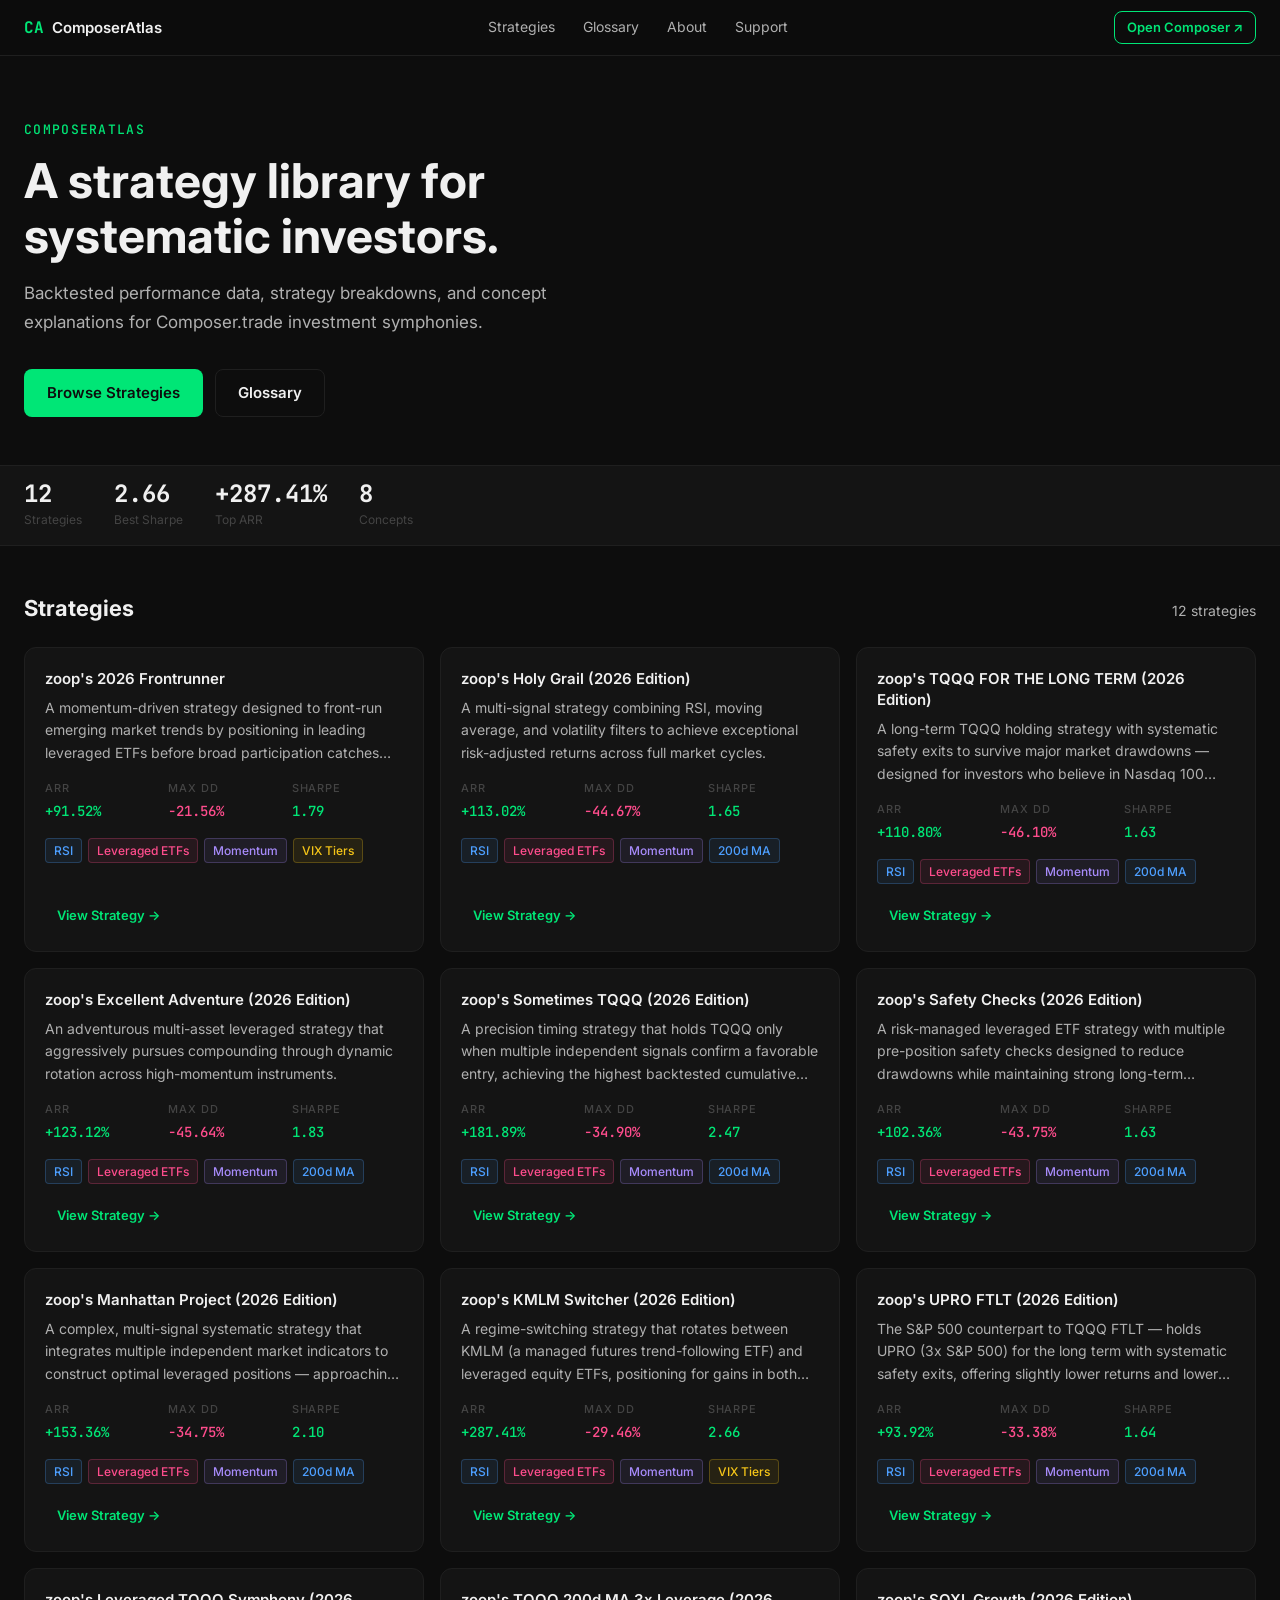
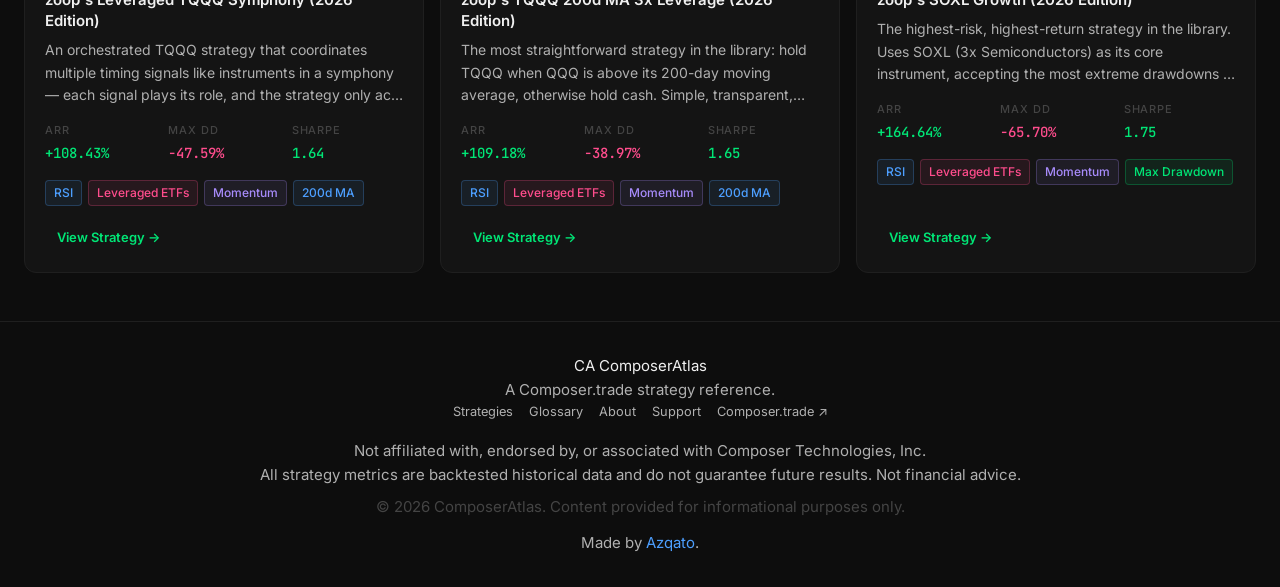
<file: index.html>
<!doctype html>
<html lang="en">
<head>
  <meta charset="UTF-8">
  <meta name="viewport" content="width=device-width, initial-scale=1.0">
  <meta name="description" content="A curated strategy library and education hub for Composer.trade systematic investing strategies.">
  <title>ComposerAtlas — Systematic Strategy Library</title>
  <link rel="icon" href="favicon.svg" type="image/svg+xml">
  <link rel="stylesheet" href="css/main.css">
</head>
<body>
  <nav class="nav" id="nav-root"></nav>

  <div class="page">
    <!-- Hero -->
    <section class="hero">
      <div class="container">
        <p class="hero-eyebrow">ComposerAtlas</p>
        <h1 class="hero-title">A strategy library for systematic investors.</h1>
        <p class="hero-desc">Backtested performance data, strategy breakdowns, and concept explanations for Composer.trade investment symphonies.</p>
        <div class="hero-actions">
          <a href="#strategies" class="btn btn-green btn-lg">Browse Strategies</a>
          <a id="hero-glossary-link" href="#" class="btn btn-outline btn-lg">Glossary</a>
        </div>
      </div>
    </section>

    <!-- Stats bar -->
    <section class="stats-bar">
      <div class="container">
        <div class="stats-inner" id="stats-inner">
          <div>
            <p class="stat-value" id="stat-count">—</p>
            <p class="stat-label">Strategies</p>
          </div>
          <div>
            <p class="stat-value" id="stat-sharpe">—</p>
            <p class="stat-label">Best Sharpe</p>
          </div>
          <div>
            <p class="stat-value" id="stat-arr">—</p>
            <p class="stat-label">Top ARR</p>
          </div>
          <div>
            <p class="stat-value" id="stat-concepts">—</p>
            <p class="stat-label">Concepts</p>
          </div>
        </div>
      </div>
    </section>

    <!-- Strategy grid -->
    <section id="strategies" style="padding: 48px 0">
      <div class="container">
        <div class="section-header">
          <h2>Strategies</h2>
          <span class="section-count" id="strategy-count"></span>
        </div>
        <div class="grid-3" id="strategy-grid">
          <div class="loading"><div class="spinner"></div></div>
        </div>
      </div>
    </section>
  </div>

  <footer id="footer-root"></footer>

  <script src="data/strategies.js"></script>
  <script src="data/glossary.js"></script>
  <script src="js/app.js"></script>
  <script>
    (async function () {
      document.getElementById('hero-glossary-link').href = u('/glossary/');

      const strategies = await loadStrategies();

      // Stats
      document.getElementById('stat-count').textContent = strategies.length;
      document.getElementById('stat-sharpe').textContent = Math.max(...strategies.map(s => s.sharpe_ratio)).toFixed(2);
      document.getElementById('stat-arr').textContent = formatPct(Math.max(...strategies.map(s => s.annualized_rate_of_return)));
      document.getElementById('stat-concepts').textContent = '8';

      // Strategy grid
      const grid = document.getElementById('strategy-grid');
      grid.innerHTML = strategies.map(renderStrategyCard).join('');
      document.getElementById('strategy-count').textContent = `${strategies.length} strategies`;
    })().catch(err => {
      document.getElementById('strategy-grid').innerHTML = `
        <div class="error-state" style="grid-column:1/-1">
          <h2>Could not load strategies</h2>
          <p>${err.message}</p>
        </div>`;
    });
  </script>
</body>
</html>
</file>
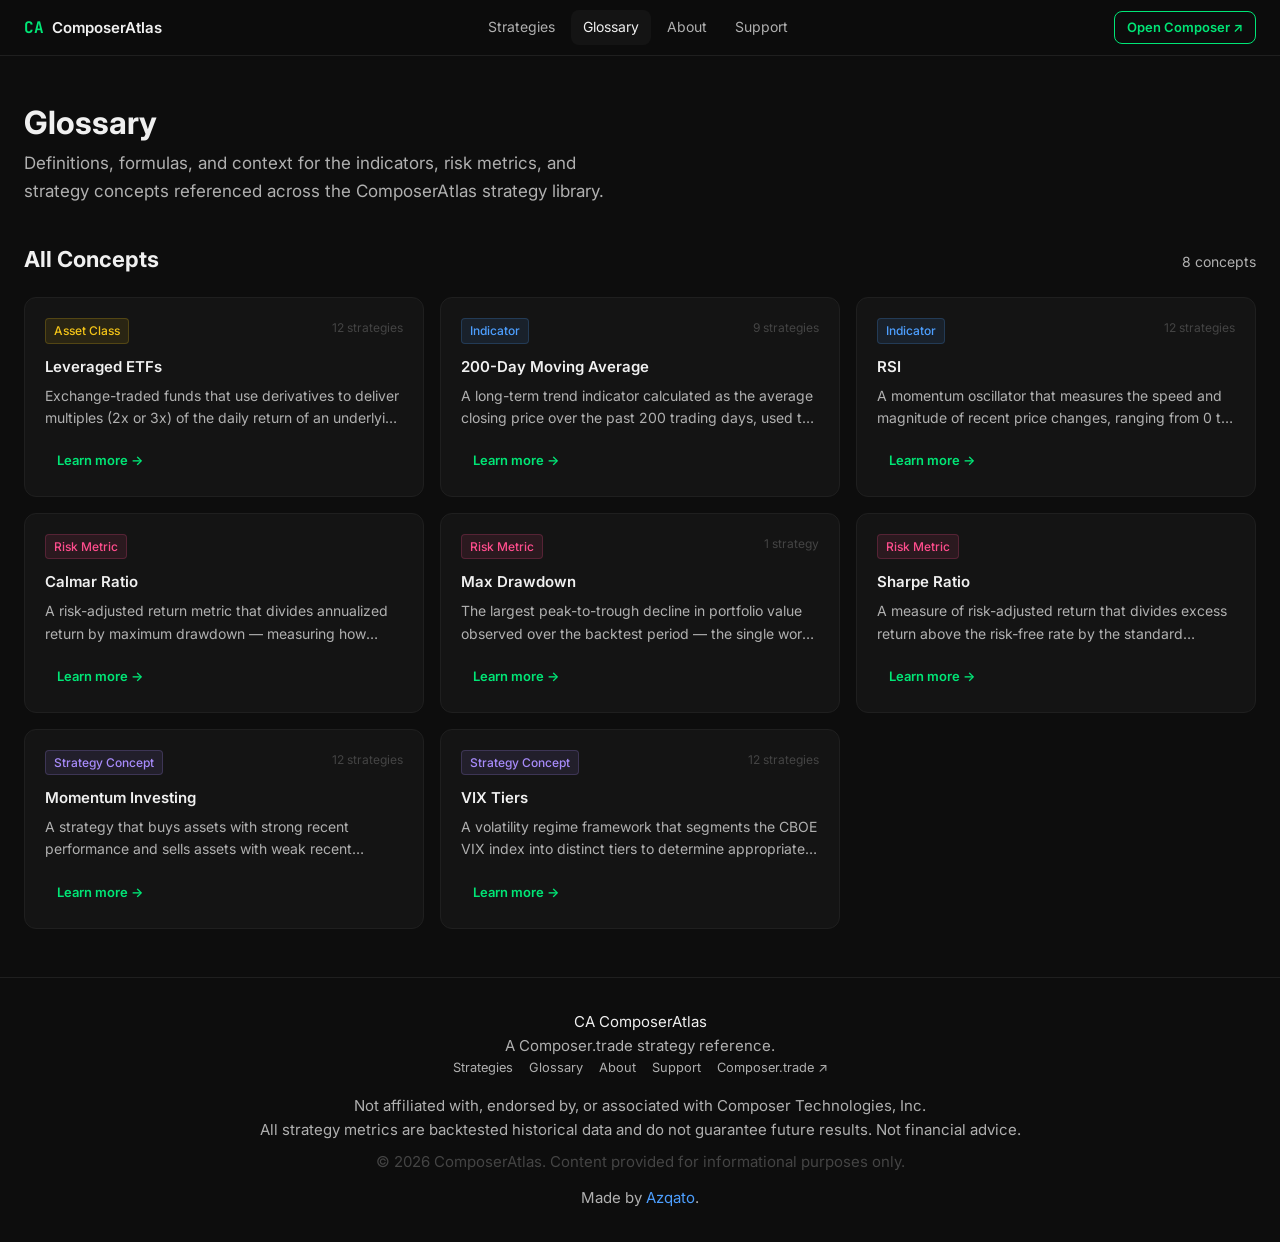
<file: glossary/index.html>
<!doctype html>
<html lang="en">
<head>
  <meta charset="UTF-8">
  <meta name="viewport" content="width=device-width, initial-scale=1.0">
  <meta name="description" content="Definitions and explanations for indicators, risk metrics, and strategy concepts used in systematic investing with Composer.trade.">
  <title>Glossary — ComposerAtlas</title>
  <link rel="icon" href="../favicon.svg" type="image/svg+xml">
  <link rel="stylesheet" href="../css/main.css">
</head>
<body>
  <nav class="nav" id="nav-root"></nav>

  <div class="page">
    <div class="container py-12">
      <div style="max-width:600px;margin-bottom:40px">
        <h1 style="color:var(--color-primary);margin-bottom:8px">Glossary</h1>
        <p style="color:var(--color-secondary);font-size:1.0625rem">
          Definitions, formulas, and context for the indicators, risk metrics, and strategy
          concepts referenced across the ComposerAtlas strategy library.
        </p>
      </div>

      <div class="section-header">
        <h2 style="color:var(--color-primary)">All Concepts</h2>
        <span class="section-count" id="concept-count"></span>
      </div>

      <div class="grid-3" id="glossary-grid">
        <div class="loading"><div class="spinner"></div></div>
      </div>
    </div>
  </div>

  <footer id="footer-root"></footer>

  <script src="../data/strategies.js"></script>
  <script src="../data/glossary.js"></script>
  <script src="../js/app.js"></script>
  <script>
    (async function () {
      const [glossary, strategies] = await Promise.all([loadGlossary(), loadStrategies()]);

      // Sort by category, then name
      const sorted = [...glossary].sort((a, b) => {
        if (a.category !== b.category) return a.category.localeCompare(b.category);
        return a.name.localeCompare(b.name);
      });

      function strategyCount(concept) {
        return strategies.filter(s =>
          s.tags && s.tags.some(t => concept.related_tags.includes(t))
        ).length;
      }

      const grid = document.getElementById('glossary-grid');
      grid.innerHTML = sorted.map(c => renderConceptCard(c, strategyCount(c))).join('');
      document.getElementById('concept-count').textContent = `${glossary.length} concepts`;
    })().catch(err => {
      document.getElementById('glossary-grid').innerHTML = `
        <div class="error-state" style="grid-column:1/-1">
          <h2>Could not load glossary</h2>
          <p>${err.message}</p>
        </div>`;
    });
  </script>
</body>
</html>
</file>
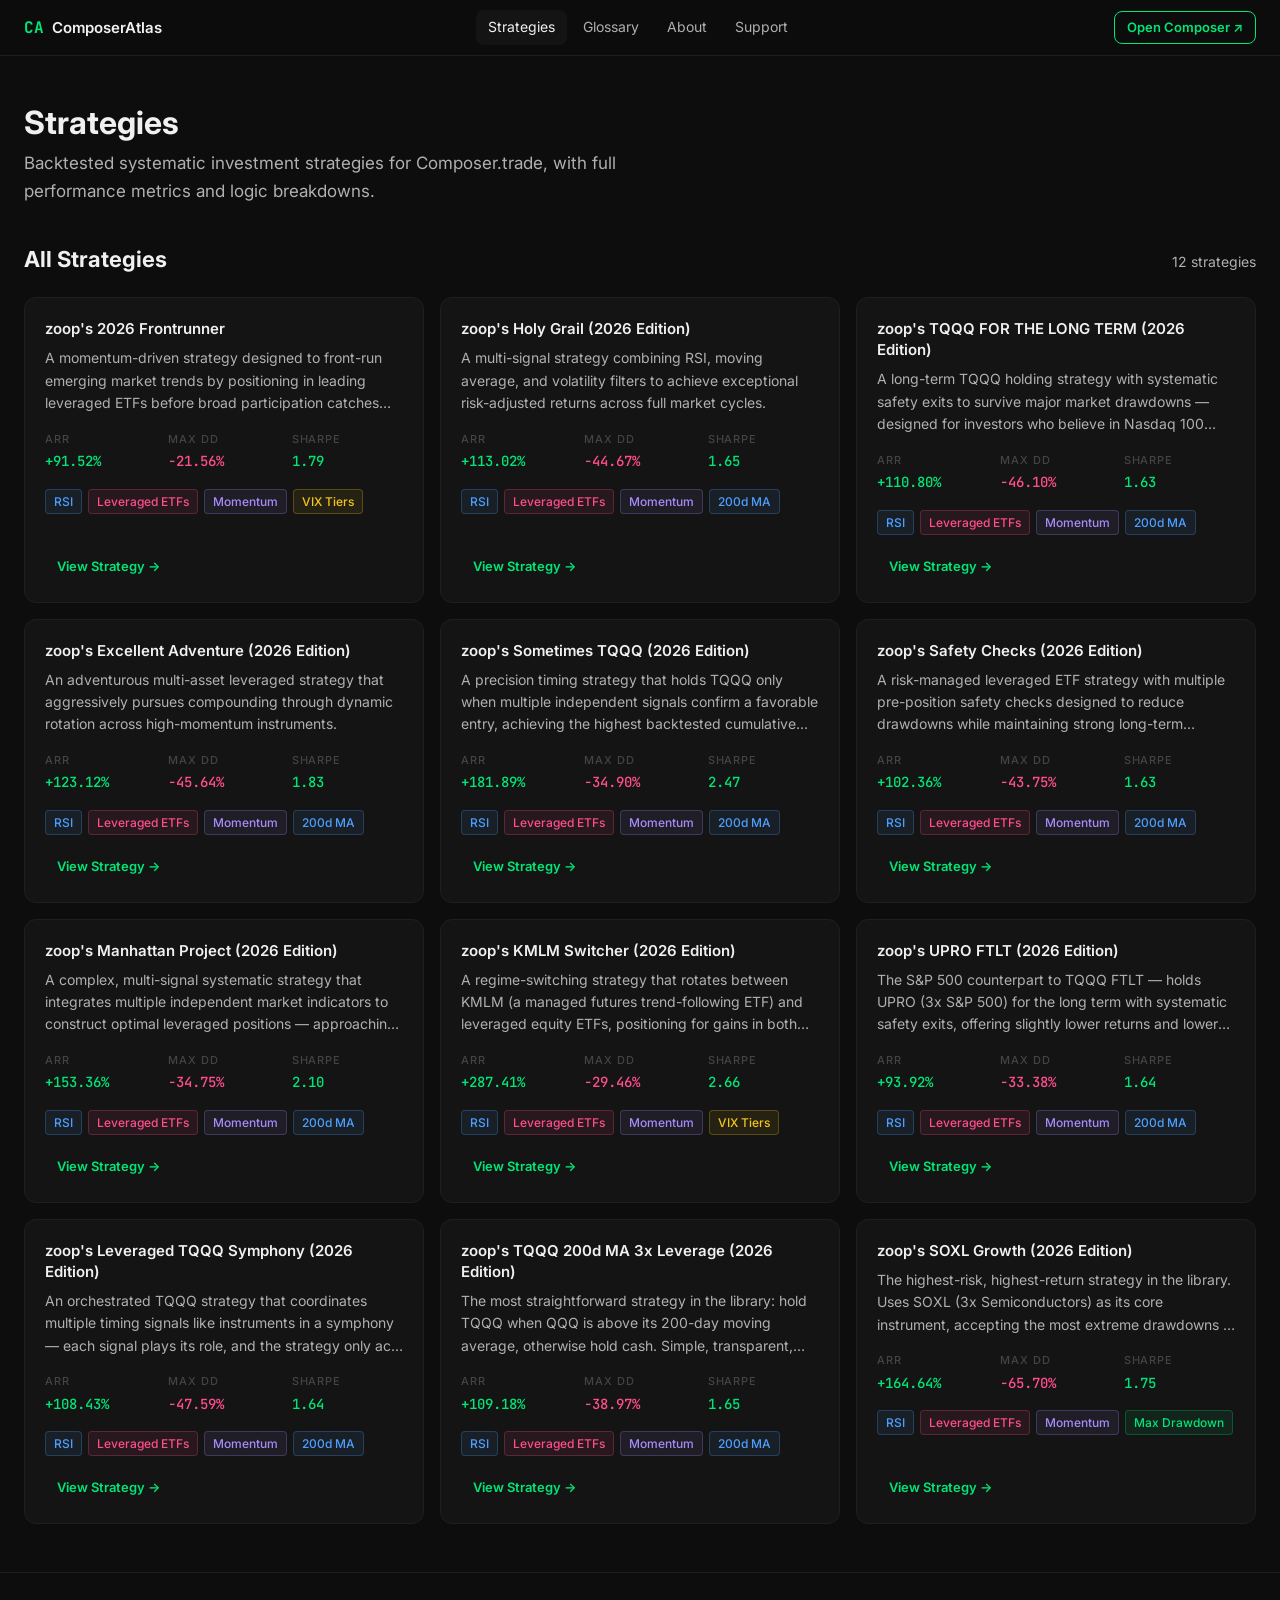
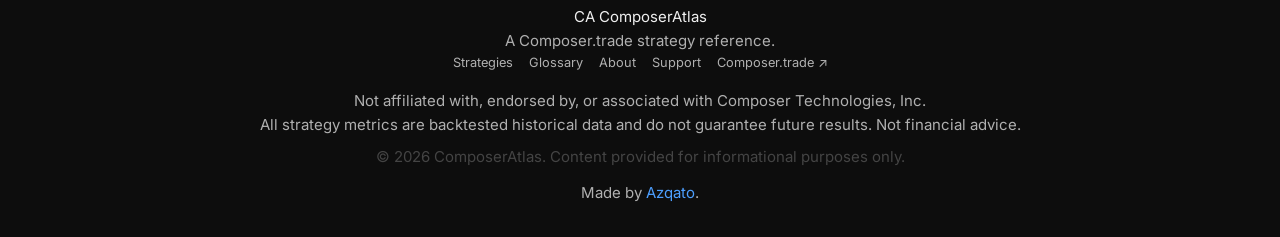
<file: strategies/index.html>
<!doctype html>
<html lang="en">
<head>
  <meta charset="UTF-8">
  <meta name="viewport" content="width=device-width, initial-scale=1.0">
  <meta name="description" content="Browse all 12 Composer.trade strategies with backtested metrics, risk profiles, and logic breakdowns.">
  <title>Strategies — ComposerAtlas</title>
  <link rel="icon" href="../favicon.svg" type="image/svg+xml">
  <link rel="stylesheet" href="../css/main.css">
</head>
<body>
  <nav class="nav" id="nav-root"></nav>

  <div class="page">
    <div class="container py-12">
      <div style="max-width:600px;margin-bottom:40px">
        <h1 style="color:var(--color-primary);margin-bottom:8px">Strategies</h1>
        <p style="color:var(--color-secondary);font-size:1.0625rem">
          Backtested systematic investment strategies for Composer.trade,
          with full performance metrics and logic breakdowns.
        </p>
      </div>

      <div class="section-header">
        <h2 style="color:var(--color-primary)">All Strategies</h2>
        <span class="section-count" id="strategy-count"></span>
      </div>

      <div class="grid-3" id="strategy-grid">
        <div class="loading"><div class="spinner"></div></div>
      </div>
    </div>
  </div>

  <footer id="footer-root"></footer>

  <script src="../data/strategies.js"></script>
  <script src="../data/glossary.js"></script>
  <script src="../js/app.js"></script>
  <script>
    (async function () {
      const strategies = await loadStrategies();
      const grid = document.getElementById('strategy-grid');
      grid.innerHTML = strategies.map(renderStrategyCard).join('');
      document.getElementById('strategy-count').textContent = `${strategies.length} strategies`;
    })().catch(err => {
      document.getElementById('strategy-grid').innerHTML = `
        <div class="error-state" style="grid-column:1/-1">
          <h2>Could not load strategies</h2>
          <p>${err.message}</p>
        </div>`;
    });
  </script>
</body>
</html>
</file>
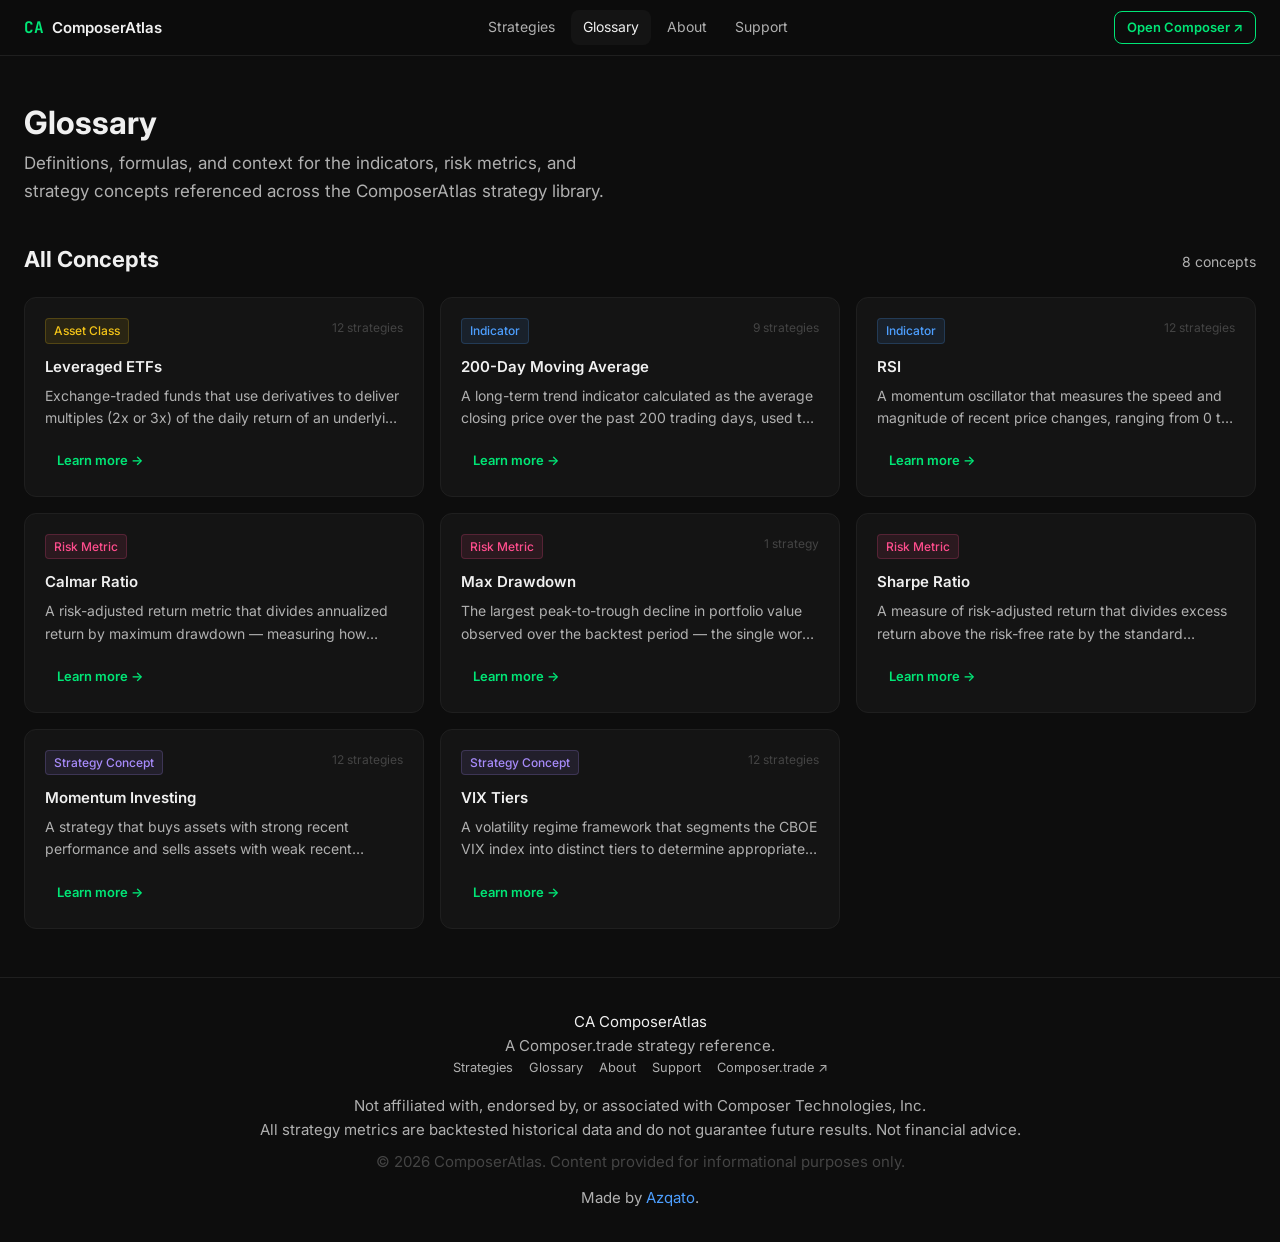
<file: glossary/detail/index.html>
<!doctype html>
<html lang="en">
<head>
  <meta charset="UTF-8">
  <meta name="viewport" content="width=device-width, initial-scale=1.0">
  <meta name="description" content="Glossary concept — ComposerAtlas">
  <title>Glossary — ComposerAtlas</title>
  <link rel="icon" href="../../favicon.svg" type="image/svg+xml">
  <link rel="stylesheet" href="../../css/main.css">
</head>
<body>
  <nav class="nav" id="nav-root"></nav>

  <div class="page">
    <div class="container py-12">
      <div id="breadcrumb-root"></div>
      <div id="content">
        <div class="loading"><div class="spinner"></div></div>
      </div>
    </div>
  </div>

  <footer id="footer-root"></footer>

  <script src="../../data/strategies.js"></script>
  <script src="../../data/glossary.js"></script>
  <script src="../../js/app.js"></script>
  <script>
    (async function () {
      const params = new URLSearchParams(window.location.search);
      const slug = params.get('slug');

      if (!slug) {
        window.location.href = u('/glossary/');
        return;
      }

      const [glossary, strategies] = await Promise.all([loadGlossary(), loadStrategies()]);
      const concept = glossary.find(x => x.slug === slug);

      if (!concept) {
        document.getElementById('content').innerHTML = `
          <div class="empty-state">
            <p class="empty-eyebrow">Not Found</p>
            <h1 class="empty-title">Concept not found</h1>
            <p class="empty-desc text-secondary">No concept with slug "${slug}".</p>
            <div class="empty-actions">
              <a href="${u('/glossary/')}" class="btn btn-green">Browse Glossary</a>
            </div>
          </div>`;
        return;
      }

      // Update page title and meta
      document.title = `${concept.name} — ComposerAtlas Glossary`;
      document.querySelector('meta[name="description"]').setAttribute('content', concept.description);

      // Breadcrumb
      renderBreadcrumb('breadcrumb-root', [
        { label: 'Home', href: u('/') },
        { label: 'Glossary', href: u('/glossary/') },
        { label: concept.name },
      ]);

      // Category badge
      const categoryLabels = {
        'indicator': 'Indicator',
        'risk-metric': 'Risk Metric',
        'asset-class': 'Asset Class',
        'strategy-concept': 'Strategy Concept',
      };
      const badgeCls = 'badge-' + concept.category;
      const categoryLabel = categoryLabels[concept.category] || concept.category;

      // Formula box
      const formulaHtml = concept.formula
        ? `<div class="formula-box">
            <p class="formula-label">Formula</p>
            <p class="formula-value">${concept.formula}</p>
          </div>`
        : '';

      // Prose sections
      function renderTable(table) {
        if (!table) return '';
        const headers = table.headers.map(h => `<th>${h}</th>`).join('');
        const rows = table.rows.map(row =>
          `<tr>${row.map(cell => `<td>${cell}</td>`).join('')}</tr>`
        ).join('');
        return `<table><thead><tr>${headers}</tr></thead><tbody>${rows}</tbody></table>`;
      }

      const sectionsHtml = (concept.sections || []).map(section => {
        const paragraphs = section.paragraphs.map(p => `<p>${p}</p>`).join('');
        const table = section.table ? renderTable(section.table) : '';
        return `
          <div style="margin-bottom:28px">
            <h2>${section.title}</h2>
            ${paragraphs}
            ${table}
          </div>`;
      }).join('');

      // Related strategies sidebar
      const related = strategies.filter(s =>
        s.tags && s.tags.some(t => concept.related_tags.includes(t))
      );
      const relatedHtml = related.length > 0
        ? `<div>
            <h2 style="color:var(--color-primary);font-size:1rem;font-weight:600;margin-bottom:8px">Related Strategies</h2>
            <div class="strategy-list-compact">
              ${related.map(renderStrategyListItem).join('')}
            </div>
          </div>`
        : '';

      // All glossary (excluding current) for sidebar
      const otherConcepts = glossary.filter(c => c.slug !== slug).slice(0, 6);
      const otherConceptsHtml = otherConcepts.length > 0
        ? `<div style="margin-top:32px">
            <h2 style="color:var(--color-primary);font-size:1rem;font-weight:600;margin-bottom:8px">More Concepts</h2>
            <div class="strategy-list-compact">
              ${otherConcepts.map(c => `
                <a href="${u('/glossary/detail/?slug=' + c.slug)}" class="strategy-list-item">
                  <span style="overflow:hidden;text-overflow:ellipsis;white-space:nowrap">${c.name}</span>
                  <span class="badge badge-${c.category}" style="font-size:0.6875rem;flex-shrink:0">${categoryLabels[c.category] || c.category}</span>
                </a>`).join('')}
            </div>
          </div>`
        : '';

      document.getElementById('content').innerHTML = `
        <div class="grid-2">
          <!-- Main content -->
          <div class="detail-main">
            <div style="margin-bottom:32px">
              <span class="badge ${badgeCls}" style="margin-bottom:12px;display:inline-flex">${categoryLabel}</span>
              <h1 style="color:var(--color-primary);font-size:clamp(1.5rem,3vw,2rem);margin-bottom:12px">${concept.name}</h1>
              <p style="color:var(--color-secondary);font-size:1rem;line-height:1.7">${concept.description}</p>
              ${formulaHtml}
            </div>
            <div class="prose">
              ${sectionsHtml}
            </div>
          </div>

          <!-- Sidebar -->
          <div class="detail-sidebar">
            <div class="detail-sidebar-sticky">
              ${relatedHtml}
              ${otherConceptsHtml}
            </div>
          </div>
        </div>
      `;
    })().catch(err => {
      document.getElementById('content').innerHTML = `
        <div class="error-state">
          <h2>Failed to load concept</h2>
          <p>${err.message}</p>
          <a href="${u('/glossary/')}" class="btn btn-outline" style="margin-top:16px">Back to Glossary</a>
        </div>`;
    });
  </script>
</body>
</html>
</file>
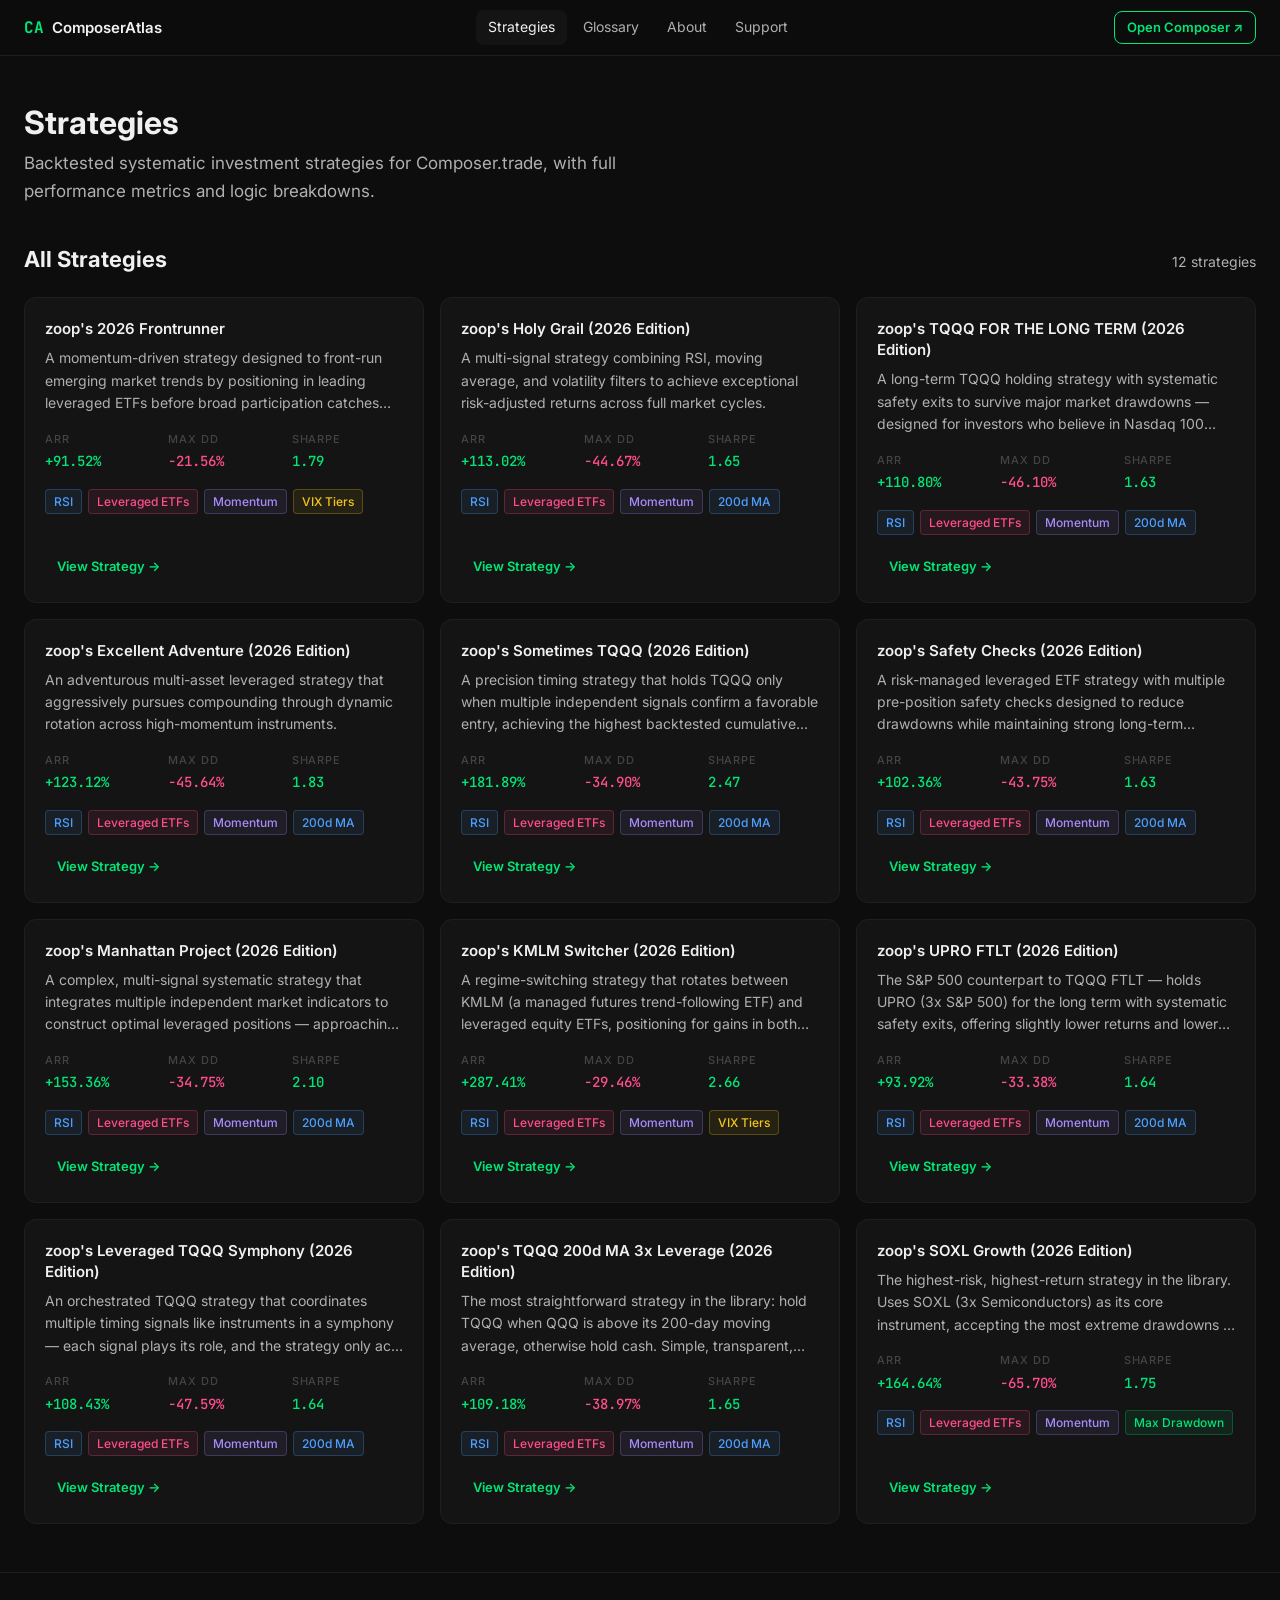
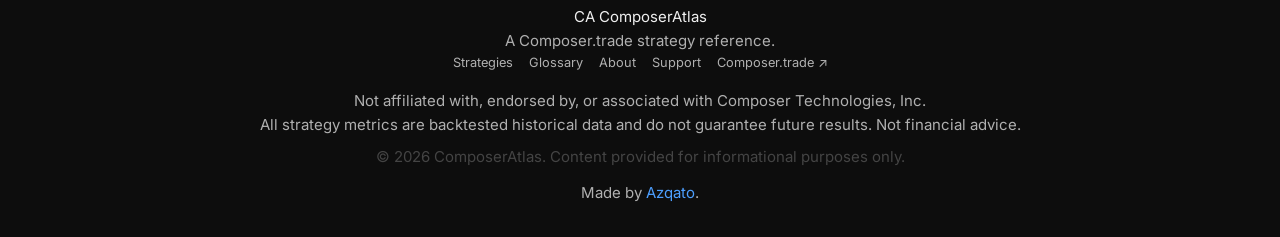
<file: strategies/detail/index.html>
<!doctype html>
<html lang="en">
<head>
  <meta charset="UTF-8">
  <meta name="viewport" content="width=device-width, initial-scale=1.0">
  <meta name="description" content="Strategy detail — ComposerAtlas">
  <title>Strategy — ComposerAtlas</title>
  <link rel="icon" href="../../favicon.svg" type="image/svg+xml">
  <link rel="stylesheet" href="../../css/main.css">
</head>
<body>
  <nav class="nav" id="nav-root"></nav>

  <div class="page">
    <div class="container py-12">
      <div id="breadcrumb-root"></div>
      <div id="content">
        <div class="loading"><div class="spinner"></div></div>
      </div>
    </div>
  </div>

  <footer id="footer-root"></footer>

  <script src="../../data/strategies.js"></script>
  <script src="../../data/glossary.js"></script>
  <script src="../../js/app.js"></script>
  <script>
    (async function () {
      const params = new URLSearchParams(window.location.search);
      const slug = params.get('slug');

      if (!slug) {
        window.location.href = u('/strategies/');
        return;
      }

      const [strategies, glossary] = await Promise.all([loadStrategies(), loadGlossary()]);
      const s = strategies.find(x => x.slug === slug);

      if (!s) {
        document.getElementById('content').innerHTML = `
          <div class="empty-state">
            <p class="empty-eyebrow">Not Found</p>
            <h1 class="empty-title">Strategy not found</h1>
            <p class="empty-desc text-secondary">No strategy with slug "${slug}".</p>
            <div class="empty-actions">
              <a href="${u('/strategies/')}" class="btn btn-green">Browse Strategies</a>
            </div>
          </div>`;
        return;
      }

      // Update page title and meta
      document.title = `${s.name} — ComposerAtlas`;
      document.querySelector('meta[name="description"]').setAttribute('content', s.description);

      // Breadcrumb
      renderBreadcrumb('breadcrumb-root', [
        { label: 'Home', href: u('/') },
        { label: 'Strategies', href: u('/strategies/') },
        { label: s.name },
      ]);

      // Tags
      const tags = (s.tags || []).map(renderTag).join('');

      // How it works
      const howItWorks = s.how_it_works && s.how_it_works.length
        ? `<section class="mb-10">
            <h2 style="color:var(--color-primary);margin-bottom:16px">How It Works</h2>
            ${s.how_it_works.map(p => `<p style="color:var(--color-secondary);font-size:0.9375rem;line-height:1.75;margin-bottom:12px">${p}</p>`).join('')}
          </section>`
        : '';

      // Signals
      const signals = s.signals && s.signals.length
        ? `<section class="mb-10">
            <h2 style="color:var(--color-primary);margin-bottom:16px">Signals &amp; Logic</h2>
            ${s.signals.map(sig => `
              <div class="signal-card">
                <div class="signal-header">
                  <span class="signal-name">${sig.name}</span>
                  ${renderTag(sig.tag)}
                </div>
                <p class="signal-desc">${sig.description}</p>
              </div>`).join('')}
          </section>`
        : '';

      // Risk profile
      const riskProfile = s.risk_profile
        ? `<section class="mb-10">
            <h2 style="color:var(--color-primary);margin-bottom:16px">Risk Profile</h2>
            <div class="risk-box">${s.risk_profile}</div>
          </section>`
        : '';

      // Sidebar: other strategies
      const others = strategies.filter(x => x.slug !== s.slug).slice(0, 10);
      const othersList = others.map(renderStrategyListItem).join('');

      // Metrics (desktop hidden on mobile, shown inline)
      const metricsHtml = renderMetricsTable(s);

      document.getElementById('content').innerHTML = `
        <div class="grid-2">
          <!-- Main -->
          <div class="detail-main">
            <div class="mb-8">
              ${tags ? `<div class="card-tags" style="margin-bottom:12px">${tags}</div>` : ''}
              <h1 style="color:var(--color-primary);font-size:clamp(1.5rem,3vw,2rem);margin-bottom:12px">${s.name}</h1>
              <p style="color:var(--color-secondary);font-size:1rem;line-height:1.7">${s.description}</p>
            </div>

            <div class="mb-10">
              <a href="${s.symphony_url}" target="_blank" rel="noopener noreferrer"
                class="btn btn-green btn-lg">
                Open in Composer ↗
              </a>
            </div>

            ${howItWorks}
            ${signals}
            ${riskProfile}

            <!-- Metrics (mobile only) -->
            <div style="display:block" class="detail-mobile-metrics">
              <h2 style="color:var(--color-primary);font-size:1.125rem;margin-bottom:16px">Performance Metrics</h2>
              ${metricsHtml}
            </div>
          </div>

          <!-- Sidebar -->
          <div class="detail-sidebar">
            <div class="detail-sidebar-sticky">
              <!-- Metrics (desktop) -->
              <div class="detail-desktop-metrics">
                <h2 style="color:var(--color-primary);font-size:1rem;font-weight:600;margin-bottom:16px">Performance Metrics</h2>
                ${metricsHtml}
              </div>

              <!-- Other strategies -->
              <div style="margin-top:32px">
                <h2 style="color:var(--color-primary);font-size:1rem;font-weight:600;margin-bottom:8px">Other Strategies</h2>
                <div class="strategy-list-compact">
                  ${othersList}
                </div>
              </div>
            </div>
          </div>
        </div>
      `;

      // Responsive: hide mobile metrics on desktop and vice-versa
      const style = document.createElement('style');
      style.textContent = `
        .detail-mobile-metrics { display: block; margin-top: 40px; }
        .detail-desktop-metrics { display: none; }
        @media (min-width: 1024px) {
          .detail-mobile-metrics { display: none; }
          .detail-desktop-metrics { display: block; }
        }
      `;
      document.head.appendChild(style);
    })().catch(err => {
      document.getElementById('content').innerHTML = `
        <div class="error-state">
          <h2>Failed to load strategy</h2>
          <p>${err.message}</p>
          <a href="${u('/strategies/')}" class="btn btn-outline" style="margin-top:16px">Back to Strategies</a>
        </div>`;
    });
  </script>
</body>
</html>
</file>
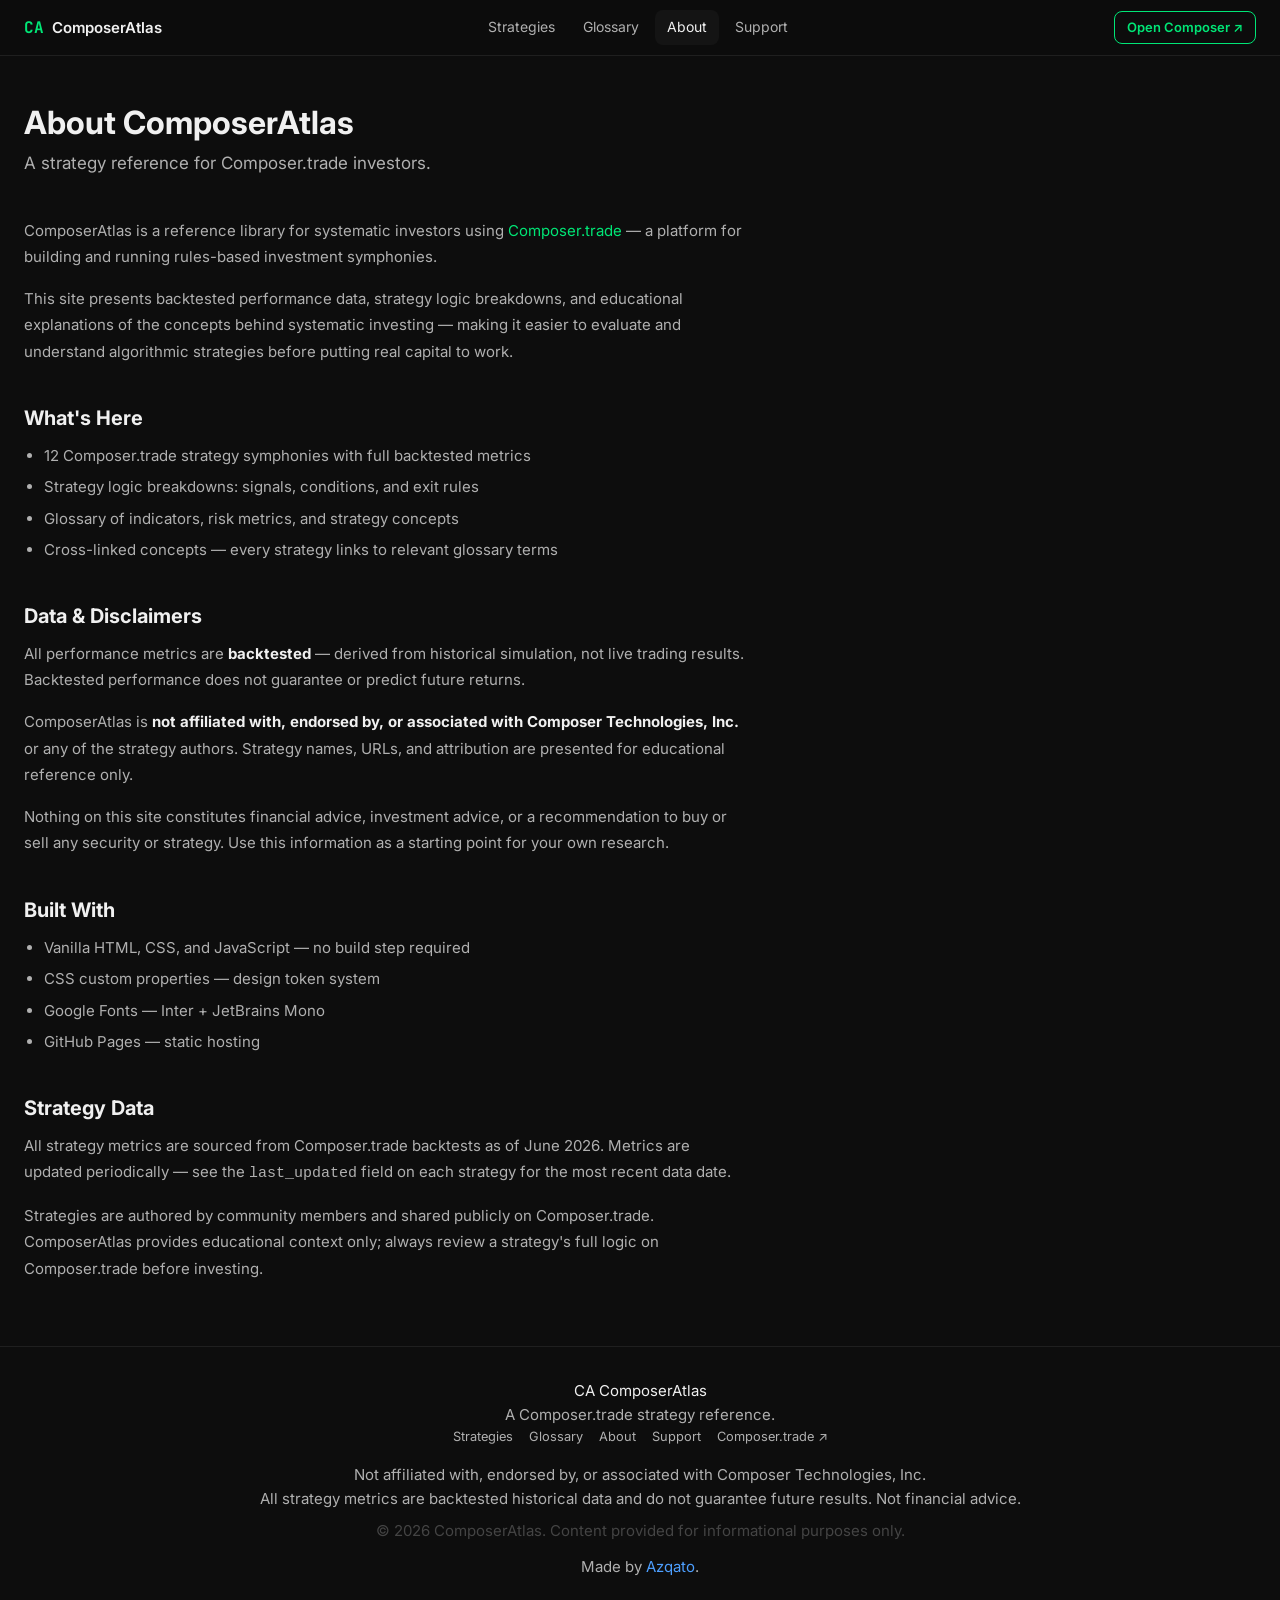
<file: about.html>
<!doctype html>
<html lang="en">
<head>
  <meta charset="UTF-8">
  <meta name="viewport" content="width=device-width, initial-scale=1.0">
  <meta name="description" content="About ComposerAtlas — a reference library for systematic investors using Composer.trade.">
  <title>About — ComposerAtlas</title>
  <link rel="icon" href="favicon.svg" type="image/svg+xml">
  <link rel="stylesheet" href="css/main.css">
</head>
<body>
  <nav class="nav" id="nav-root"></nav>

  <div class="page">
    <div class="container py-12">
      <h1 style="color:var(--color-primary);margin-bottom:8px">About ComposerAtlas</h1>
      <p style="color:var(--color-secondary);font-size:1.0625rem;margin-bottom:40px">A strategy reference for Composer.trade investors.</p>

      <div class="about-content">
        <p>
          ComposerAtlas is a reference library for systematic investors using
          <a href="https://composer.trade" target="_blank" rel="noopener noreferrer">Composer.trade</a> —
          a platform for building and running rules-based investment symphonies.
        </p>
        <p>
          This site presents backtested performance data, strategy logic breakdowns, and educational
          explanations of the concepts behind systematic investing — making it easier to evaluate
          and understand algorithmic strategies before putting real capital to work.
        </p>

        <h2>What's Here</h2>
        <ul>
          <li>12 Composer.trade strategy symphonies with full backtested metrics</li>
          <li>Strategy logic breakdowns: signals, conditions, and exit rules</li>
          <li>Glossary of indicators, risk metrics, and strategy concepts</li>
          <li>Cross-linked concepts — every strategy links to relevant glossary terms</li>
        </ul>

        <h2>Data &amp; Disclaimers</h2>
        <p>
          All performance metrics are <strong>backtested</strong> — derived from historical simulation,
          not live trading results. Backtested performance does not guarantee or predict future returns.
        </p>
        <p>
          ComposerAtlas is <strong>not affiliated with, endorsed by, or associated with
          Composer Technologies, Inc.</strong> or any of the strategy authors.
          Strategy names, URLs, and attribution are presented for educational reference only.
        </p>
        <p>
          Nothing on this site constitutes financial advice, investment advice, or a recommendation
          to buy or sell any security or strategy. Use this information as a starting point for
          your own research.
        </p>

        <h2>Built With</h2>
        <ul>
          <li>Vanilla HTML, CSS, and JavaScript — no build step required</li>
          <li>CSS custom properties — design token system</li>
          <li>Google Fonts — Inter + JetBrains Mono</li>
          <li>GitHub Pages — static hosting</li>
        </ul>

        <h2>Strategy Data</h2>
        <p>
          All strategy metrics are sourced from Composer.trade backtests as of June 2026.
          Metrics are updated periodically — see the <code>last_updated</code> field on each
          strategy for the most recent data date.
        </p>
        <p>
          Strategies are authored by community members and shared publicly on Composer.trade.
          ComposerAtlas provides educational context only; always review a strategy's full logic
          on Composer.trade before investing.
        </p>
      </div>
    </div>
  </div>

  <footer id="footer-root"></footer>

  <script src="data/strategies.js"></script>
  <script src="data/glossary.js"></script>
  <script src="js/app.js"></script>
</body>
</html>
</file>
<file: css/main.css>
/* =============================================
   ComposerAtlas — Main Stylesheet
   Dark design system with CSS custom properties
   ============================================= */

/* Google Fonts */
@import url('https://fonts.googleapis.com/css2?family=Inter:wght@400;500;600;700&family=JetBrains+Mono:wght@400;500;700&display=swap');

/* ---- Design Tokens ---- */
:root {
  --color-bg: #0d0d0d;
  --color-surface: #141414;
  --color-surface-raised: #1a1a1a;
  --color-border: #1f1f1f;
  --color-border-hover: #2e2e2e;
  --color-primary: #f0f0f0;
  --color-secondary: #b0b0b0;
  --color-disabled: #444444;
  --color-green: #00e676;
  --color-pink: #ff4d8d;
  --color-blue: #4d9fff;
  --color-yellow: #f5c518;
  --color-purple: #a78bfa;
  --font-sans: 'Inter', system-ui, -apple-system, sans-serif;
  --font-mono: 'JetBrains Mono', 'Fira Code', monospace;
  --radius-sm: 4px;
  --radius-md: 8px;
  --radius-lg: 12px;
  --nav-height: 56px;
  --max-width: 1280px;
  --page-px: 24px;
}

/* ---- Reset ---- */
*,
*::before,
*::after {
  box-sizing: border-box;
  margin: 0;
  padding: 0;
}

html {
  font-size: 16px;
  -webkit-font-smoothing: antialiased;
  -moz-osx-font-smoothing: grayscale;
}

body {
  background: var(--color-bg);
  color: var(--color-primary);
  font-family: var(--font-sans);
  font-size: 0.9375rem;
  line-height: 1.6;
  min-height: 100vh;
  display: flex;
  flex-direction: column;
}

a {
  color: inherit;
  text-decoration: none;
}

img,
svg {
  display: block;
  max-width: 100%;
}

ul,
ol {
  list-style: none;
}

button {
  font: inherit;
  cursor: pointer;
  background: none;
  border: none;
}

@media (prefers-reduced-motion: reduce) {
  *,
  *::before,
  *::after {
    transition-duration: 0.01ms !important;
    animation-duration: 0.01ms !important;
  }
}

/* ---- Layout ---- */
.container {
  width: 100%;
  max-width: var(--max-width);
  margin: 0 auto;
  padding: 0 var(--page-px);
}

.page {
  flex: 1;
  padding-top: var(--nav-height);
}

/* ---- Typography ---- */
h1 { font-size: 2rem; font-weight: 700; line-height: 1.2; }
h2 { font-size: 1.375rem; font-weight: 700; line-height: 1.3; }
h3 { font-size: 1.125rem; font-weight: 600; line-height: 1.4; }
h4 { font-size: 0.9375rem; font-weight: 600; }

p { color: var(--color-secondary); }

.text-primary { color: var(--color-primary); }
.text-secondary { color: var(--color-secondary); }
.text-disabled { color: var(--color-disabled); }
.text-green { color: var(--color-green); }
.text-pink { color: var(--color-pink); }
.text-blue { color: var(--color-blue); }
.text-yellow { color: var(--color-yellow); }
.text-purple { color: var(--color-purple); }
.font-mono { font-family: var(--font-mono); }

.label {
  font-size: 0.6875rem;
  font-weight: 500;
  text-transform: uppercase;
  letter-spacing: 0.08em;
  color: var(--color-disabled);
}

/* ---- Navigation ---- */
.nav {
  position: fixed;
  top: 0;
  left: 0;
  right: 0;
  z-index: 100;
  height: var(--nav-height);
  background: rgba(13, 13, 13, 0.95);
  backdrop-filter: blur(8px);
  border-bottom: 1px solid var(--color-border);
}

.nav-inner {
  display: flex;
  align-items: center;
  justify-content: space-between;
  height: 100%;
  max-width: var(--max-width);
  margin: 0 auto;
  padding: 0 var(--page-px);
  gap: 16px;
}

.nav-logo {
  display: flex;
  align-items: center;
  gap: 8px;
  font-weight: 600;
  font-size: 0.9375rem;
  color: var(--color-primary);
  transition: color 0.15s;
  flex-shrink: 0;
}

.nav-logo:hover { color: var(--color-green); }

.nav-logo-mark {
  font-family: var(--font-mono);
  font-weight: 700;
  font-size: 1rem;
  color: var(--color-green);
}

.nav-logo-text {
  display: none;
}

@media (min-width: 480px) {
  .nav-logo-text { display: inline; }
}

.nav-links {
  display: none;
  align-items: center;
  gap: 4px;
}

@media (min-width: 768px) {
  .nav-links { display: flex; }
}

.nav-link {
  display: inline-flex;
  align-items: center;
  padding: 6px 12px;
  border-radius: var(--radius-md);
  font-size: 0.875rem;
  color: var(--color-secondary);
  transition: color 0.15s, background 0.15s;
}

.nav-link:hover {
  color: var(--color-primary);
  background: var(--color-surface);
}

.nav-link.active {
  color: var(--color-primary);
  background: var(--color-surface);
}

.nav-actions {
  display: flex;
  align-items: center;
  gap: 8px;
}

.nav-cta {
  display: none;
}

@media (min-width: 768px) {
  .nav-cta { display: inline-flex; }
}

.nav-hamburger {
  display: flex;
  flex-direction: column;
  justify-content: center;
  gap: 5px;
  width: 36px;
  height: 36px;
  border-radius: var(--radius-md);
  padding: 8px;
  transition: background 0.15s;
  flex-shrink: 0;
}

.nav-hamburger:hover { background: var(--color-surface); }

.nav-hamburger span {
  display: block;
  height: 1.5px;
  width: 100%;
  background: var(--color-primary);
  border-radius: 2px;
  transition: transform 0.2s, opacity 0.2s;
}

.nav-hamburger[aria-expanded="true"] span:nth-child(1) {
  transform: translateY(6.5px) rotate(45deg);
}
.nav-hamburger[aria-expanded="true"] span:nth-child(2) {
  opacity: 0;
}
.nav-hamburger[aria-expanded="true"] span:nth-child(3) {
  transform: translateY(-6.5px) rotate(-45deg);
}

@media (min-width: 768px) {
  .nav-hamburger { display: none; }
}

/* Mobile nav drawer */
.nav-mobile {
  display: none;
  flex-direction: column;
  padding: 12px 16px 16px;
  border-top: 1px solid var(--color-border);
  background: var(--color-bg);
  gap: 2px;
}

.nav-mobile.open { display: flex; }

.mobile-nav-link {
  display: block;
  padding: 10px 12px;
  border-radius: var(--radius-md);
  font-size: 0.9375rem;
  color: var(--color-secondary);
  transition: color 0.15s, background 0.15s;
}

.mobile-nav-link:hover,
.mobile-nav-link.active {
  color: var(--color-primary);
  background: var(--color-surface);
}

.mobile-nav-cta {
  margin-top: 8px;
  justify-content: center;
}

/* ---- Buttons ---- */
.btn {
  display: inline-flex;
  align-items: center;
  gap: 6px;
  padding: 8px 16px;
  border-radius: var(--radius-md);
  font-size: 0.875rem;
  font-weight: 600;
  transition: opacity 0.15s, background 0.15s, color 0.15s, border-color 0.15s;
  cursor: pointer;
  white-space: nowrap;
}

.btn-green {
  background: var(--color-green);
  color: var(--color-bg);
  border: 1px solid transparent;
}

.btn-green:hover { opacity: 0.9; }

.btn-outline {
  background: transparent;
  color: var(--color-primary);
  border: 1px solid var(--color-border);
}

.btn-outline:hover {
  border-color: var(--color-border-hover);
  background: var(--color-surface);
}

.btn-outline-green {
  background: transparent;
  color: var(--color-green);
  border: 1px solid var(--color-green);
  font-size: 0.8125rem;
  padding: 5px 12px;
}

.btn-outline-green:hover {
  background: var(--color-green);
  color: var(--color-bg);
}

.btn-sm {
  padding: 5px 12px;
  font-size: 0.8125rem;
}

.btn-lg {
  padding: 11px 22px;
  font-size: 0.9375rem;
}

/* ---- Cards ---- */
.card {
  background: var(--color-surface);
  border: 1px solid var(--color-border);
  border-radius: var(--radius-lg);
  padding: 20px;
  transition: border-color 0.15s;
  display: flex;
  flex-direction: column;
}

.card:hover { border-color: var(--color-border-hover); }

.card-title {
  font-size: 0.9375rem;
  font-weight: 600;
  color: var(--color-primary);
  line-height: 1.4;
  margin-bottom: 8px;
  transition: color 0.15s;
}

.card:hover .card-title { color: var(--color-green); }

.card-desc {
  font-size: 0.875rem;
  color: var(--color-secondary);
  line-height: 1.6;
  display: -webkit-box;
  -webkit-line-clamp: 3;
  -webkit-box-orient: vertical;
  overflow: hidden;
  margin-bottom: 16px;
}

/* Strategy card metrics row */
.card-metrics {
  display: grid;
  grid-template-columns: repeat(3, 1fr);
  gap: 12px;
  margin-bottom: 16px;
}

.card-metric-label {
  font-size: 0.6875rem;
  font-weight: 500;
  text-transform: uppercase;
  letter-spacing: 0.08em;
  color: var(--color-disabled);
  margin-bottom: 2px;
}

.card-metric-value {
  font-family: var(--font-mono);
  font-size: 0.875rem;
  font-weight: 500;
}

/* Tags row */
.card-tags {
  display: flex;
  flex-wrap: wrap;
  gap: 6px;
  margin-bottom: 16px;
  min-height: 22px;
}

.card-footer {
  margin-top: auto;
}

/* ---- Tags (GlossaryTag pills) ---- */
.tag {
  display: inline-flex;
  align-items: center;
  padding: 2px 8px;
  border-radius: 4px;
  font-size: 0.75rem;
  font-weight: 500;
  border: 1px solid;
  transition: opacity 0.15s;
  cursor: pointer;
}

.tag:hover { opacity: 0.8; }

.tag-rsi, .tag-200d-ma { background: rgba(77, 159, 255, 0.08); color: var(--color-blue); border-color: rgba(77, 159, 255, 0.25); }
.tag-momentum { background: rgba(167, 139, 250, 0.08); color: var(--color-purple); border-color: rgba(167, 139, 250, 0.25); }
.tag-vix-tiers { background: rgba(245, 197, 24, 0.08); color: var(--color-yellow); border-color: rgba(245, 197, 24, 0.25); }
.tag-leveraged-etfs { background: rgba(255, 77, 141, 0.08); color: var(--color-pink); border-color: rgba(255, 77, 141, 0.25); }
.tag-sharpe-ratio, .tag-calmar-ratio, .tag-max-drawdown { background: rgba(0, 230, 118, 0.08); color: var(--color-green); border-color: rgba(0, 230, 118, 0.25); }
.tag-default { background: var(--color-surface-raised); color: var(--color-secondary); border-color: var(--color-border-hover); }

/* Category badge (ConceptCard) */
.badge {
  display: inline-flex;
  align-items: center;
  padding: 2px 8px;
  border-radius: 4px;
  font-size: 0.75rem;
  font-weight: 500;
  border: 1px solid;
}

.badge-indicator { background: rgba(77, 159, 255, 0.1); color: var(--color-blue); border-color: rgba(77, 159, 255, 0.2); }
.badge-risk-metric { background: rgba(255, 77, 141, 0.1); color: var(--color-pink); border-color: rgba(255, 77, 141, 0.2); }
.badge-asset-class { background: rgba(245, 197, 24, 0.1); color: var(--color-yellow); border-color: rgba(245, 197, 24, 0.2); }
.badge-strategy-concept { background: rgba(167, 139, 250, 0.1); color: var(--color-purple); border-color: rgba(167, 139, 250, 0.2); }

/* ---- Metrics Table ---- */
.metrics-section {
  margin-bottom: 20px;
}

.metrics-section-label {
  font-size: 0.6875rem;
  font-weight: 500;
  text-transform: uppercase;
  letter-spacing: 0.08em;
  color: var(--color-disabled);
  margin-bottom: 8px;
}

.metrics-table {
  border: 1px solid var(--color-border);
  border-radius: var(--radius-md);
  overflow: hidden;
}

.metrics-row {
  display: flex;
  align-items: center;
  justify-content: space-between;
  padding: 10px 16px;
  border-bottom: 1px solid var(--color-border);
}

.metrics-row:last-child { border-bottom: none; }

.metrics-row dt {
  font-size: 0.875rem;
  color: var(--color-secondary);
}

.metrics-row dd {
  font-family: var(--font-mono);
  font-size: 0.875rem;
  font-weight: 500;
}

/* ---- Grid layouts ---- */
.grid-3 {
  display: grid;
  grid-template-columns: 1fr;
  gap: 16px;
}

@media (min-width: 640px) {
  .grid-3 { grid-template-columns: repeat(2, 1fr); }
}

@media (min-width: 1024px) {
  .grid-3 { grid-template-columns: repeat(3, 1fr); }
}

.grid-2 {
  display: grid;
  grid-template-columns: 1fr;
  gap: 40px;
}

@media (min-width: 1024px) {
  .grid-2 { grid-template-columns: 2fr 1fr; }
}

/* ---- Detail page layout ---- */
.detail-main { min-width: 0; }

.detail-sidebar {
  display: flex;
  flex-direction: column;
  gap: 32px;
}

@media (min-width: 1024px) {
  .detail-sidebar-sticky {
    position: sticky;
    top: calc(var(--nav-height) + 20px);
  }
}

/* ---- Compact strategy list (sidebar) ---- */
.strategy-list-compact {
  border: 1px solid var(--color-border);
  border-radius: var(--radius-md);
  overflow: hidden;
}

.strategy-list-item {
  display: flex;
  align-items: center;
  justify-content: space-between;
  gap: 12px;
  padding: 10px 12px;
  border-bottom: 1px solid var(--color-border);
  transition: background 0.15s;
  color: var(--color-secondary);
  font-size: 0.875rem;
}

.strategy-list-item:last-child { border-bottom: none; }
.strategy-list-item:hover { background: var(--color-surface-raised); color: var(--color-primary); }

.strategy-list-item .arr {
  font-family: var(--font-mono);
  font-size: 0.8125rem;
  font-weight: 500;
  flex-shrink: 0;
}

/* ---- Hero section ---- */
.hero {
  padding: 64px 0 48px;
}

.hero-eyebrow {
  font-family: var(--font-mono);
  font-size: 0.8125rem;
  font-weight: 500;
  text-transform: uppercase;
  letter-spacing: 0.1em;
  color: var(--color-green);
  margin-bottom: 12px;
}

.hero-title {
  font-size: clamp(1.75rem, 4vw, 3rem);
  font-weight: 700;
  line-height: 1.15;
  color: var(--color-primary);
  margin-bottom: 16px;
  max-width: 600px;
}

.hero-desc {
  font-size: 1.0625rem;
  color: var(--color-secondary);
  line-height: 1.7;
  max-width: 540px;
  margin-bottom: 32px;
}

.hero-actions {
  display: flex;
  flex-wrap: wrap;
  gap: 12px;
}

/* ---- Stats bar ---- */
.stats-bar {
  border-top: 1px solid var(--color-border);
  border-bottom: 1px solid var(--color-border);
  background: var(--color-surface);
  padding: 16px 0;
}

.stats-inner {
  display: flex;
  flex-wrap: wrap;
  gap: 32px;
}

.stat-value {
  font-family: var(--font-mono);
  font-size: 1.5rem;
  font-weight: 700;
  color: var(--color-primary);
  line-height: 1;
}

.stat-label {
  font-size: 0.75rem;
  color: var(--color-disabled);
  margin-top: 4px;
}

/* ---- Section headings ---- */
.section-header {
  display: flex;
  align-items: baseline;
  justify-content: space-between;
  margin-bottom: 24px;
}

.section-header h2 { color: var(--color-primary); }

.section-count {
  font-size: 0.875rem;
  color: var(--color-secondary);
}

/* ---- Breadcrumb ---- */
.breadcrumb {
  display: flex;
  align-items: center;
  gap: 6px;
  font-size: 0.875rem;
  color: var(--color-secondary);
  margin-bottom: 24px;
  flex-wrap: wrap;
}

.breadcrumb-sep { color: var(--color-disabled); }

.breadcrumb a {
  color: var(--color-secondary);
  transition: color 0.15s;
}

.breadcrumb a:hover { color: var(--color-primary); }

.breadcrumb .current {
  color: var(--color-primary);
}

/* ---- Signals list ---- */
.signal-card {
  border: 1px solid var(--color-border);
  border-radius: var(--radius-md);
  padding: 16px;
  margin-bottom: 8px;
}

.signal-header {
  display: flex;
  align-items: center;
  gap: 10px;
  margin-bottom: 8px;
}

.signal-name {
  font-family: var(--font-mono);
  font-size: 0.875rem;
  font-weight: 600;
  color: var(--color-primary);
}

.signal-desc {
  font-size: 0.875rem;
  color: var(--color-secondary);
  line-height: 1.6;
}

/* ---- Risk profile box ---- */
.risk-box {
  background: var(--color-surface);
  border: 1px solid var(--color-border);
  border-radius: var(--radius-md);
  padding: 16px;
  font-size: 0.875rem;
  color: var(--color-secondary);
  line-height: 1.7;
}

/* ---- Prose (glossary content) ---- */
.prose h2 {
  font-size: 1.125rem;
  font-weight: 700;
  color: var(--color-primary);
  margin: 28px 0 12px;
}

.prose h2:first-child { margin-top: 0; }

.prose p {
  font-size: 0.9375rem;
  color: var(--color-secondary);
  line-height: 1.7;
  margin-bottom: 14px;
}

.prose p:last-child { margin-bottom: 0; }

.prose strong { color: var(--color-primary); font-weight: 600; }

.prose code {
  font-family: var(--font-mono);
  font-size: 0.875em;
  color: var(--color-green);
  background: rgba(0, 230, 118, 0.08);
  padding: 1px 5px;
  border-radius: 3px;
}

.prose pre {
  background: var(--color-surface);
  border: 1px solid var(--color-border);
  border-radius: var(--radius-md);
  padding: 16px;
  overflow-x: auto;
  margin: 16px 0;
  font-family: var(--font-mono);
  font-size: 0.8125rem;
  color: var(--color-primary);
  line-height: 1.6;
}

.prose pre code {
  background: none;
  padding: 0;
  color: inherit;
}

.prose table {
  width: 100%;
  border-collapse: collapse;
  margin: 16px 0;
  font-size: 0.875rem;
}

.prose th {
  text-align: left;
  padding: 8px 12px;
  background: var(--color-surface-raised);
  color: var(--color-primary);
  font-weight: 600;
  border-bottom: 1px solid var(--color-border);
}

.prose td {
  padding: 8px 12px;
  color: var(--color-secondary);
  border-bottom: 1px solid var(--color-border);
}

.prose ul {
  list-style: disc;
  padding-left: 20px;
  margin-bottom: 14px;
}

.prose li {
  color: var(--color-secondary);
  font-size: 0.9375rem;
  line-height: 1.7;
  margin-bottom: 6px;
}

/* ---- Formula box ---- */
.formula-box {
  background: var(--color-surface);
  border: 1px solid var(--color-border);
  border-radius: var(--radius-md);
  padding: 16px;
  margin-top: 16px;
}

.formula-label {
  font-size: 0.6875rem;
  font-weight: 500;
  text-transform: uppercase;
  letter-spacing: 0.08em;
  color: var(--color-disabled);
  margin-bottom: 6px;
}

.formula-value {
  font-family: var(--font-mono);
  font-size: 0.875rem;
  color: var(--color-green);
}

/* ---- Footer ---- */
footer {
  border-top: 1px solid var(--color-border);
  background: var(--color-bg);
  padding: 2rem;
  text-align: center;
}

.footer-links {
  display: flex;
  flex-wrap: wrap;
  justify-content: center;
  gap: 16px;
  margin-bottom: 1rem;
}

.footer-links a {
  font-size: 0.8rem;
  color: var(--color-secondary);
  transition: color 0.15s;
}

.footer-links a:hover { color: var(--color-primary); }

.footer-legal {
  font-size: 0.75rem;
  color: var(--color-secondary);
  line-height: 1.6;
  max-width: 560px;
  margin: 0 auto 0.5rem;
}

.footer-copy {
  font-size: 0.75rem;
  color: var(--color-secondary);
}

.footer-copy a {
  color: var(--color-blue);
  text-decoration: none;
}

.footer-copy a:hover { color: var(--color-primary); }

/* ---- Loading state ---- */
.loading {
  display: flex;
  align-items: center;
  justify-content: center;
  min-height: 400px;
}

.spinner {
  width: 32px;
  height: 32px;
  border: 2px solid var(--color-border);
  border-top-color: var(--color-green);
  border-radius: 50%;
  animation: spin 0.6s linear infinite;
}

@keyframes spin {
  to { transform: rotate(360deg); }
}

/* ---- Error state ---- */
.error-state {
  display: flex;
  flex-direction: column;
  align-items: center;
  justify-content: center;
  min-height: 400px;
  text-align: center;
  gap: 12px;
}

.error-state h2 { color: var(--color-primary); }
.error-state p { color: var(--color-secondary); }

/* ---- 404 / empty state ---- */
.empty-state {
  display: flex;
  flex-direction: column;
  align-items: center;
  justify-content: center;
  min-height: 50vh;
  text-align: center;
  gap: 16px;
  padding: 48px 24px;
}

.empty-eyebrow {
  font-family: var(--font-mono);
  font-size: 0.875rem;
  font-weight: 700;
  color: var(--color-green);
  text-transform: uppercase;
  letter-spacing: 0.1em;
}

.empty-title {
  font-size: 2rem;
  font-weight: 700;
  color: var(--color-primary);
}

.empty-desc { max-width: 380px; }

.empty-actions {
  display: flex;
  flex-wrap: wrap;
  gap: 12px;
  justify-content: center;
  margin-top: 8px;
}

/* ---- Section padding ---- */
.py-12 { padding-top: 48px; padding-bottom: 48px; }
.mt-8 { margin-top: 32px; }
.mb-4 { margin-bottom: 16px; }
.mb-6 { margin-bottom: 24px; }
.mb-8 { margin-bottom: 32px; }
.mb-10 { margin-bottom: 40px; }

/* ---- About page prose ---- */
.about-content {
  max-width: 720px;
}

.about-content h2 {
  color: var(--color-primary);
  margin-top: 40px;
  margin-bottom: 12px;
  font-size: 1.25rem;
}

.about-content p {
  font-size: 0.9375rem;
  color: var(--color-secondary);
  line-height: 1.75;
  margin-bottom: 16px;
}

.about-content ul {
  list-style: disc;
  padding-left: 20px;
  margin-bottom: 16px;
}

.about-content li {
  font-size: 0.9375rem;
  color: var(--color-secondary);
  line-height: 1.7;
  margin-bottom: 6px;
}

.about-content strong { color: var(--color-primary); }

.about-content a {
  color: var(--color-green);
  transition: opacity 0.15s;
}

.about-content a:hover { opacity: 0.8; }
</file>
